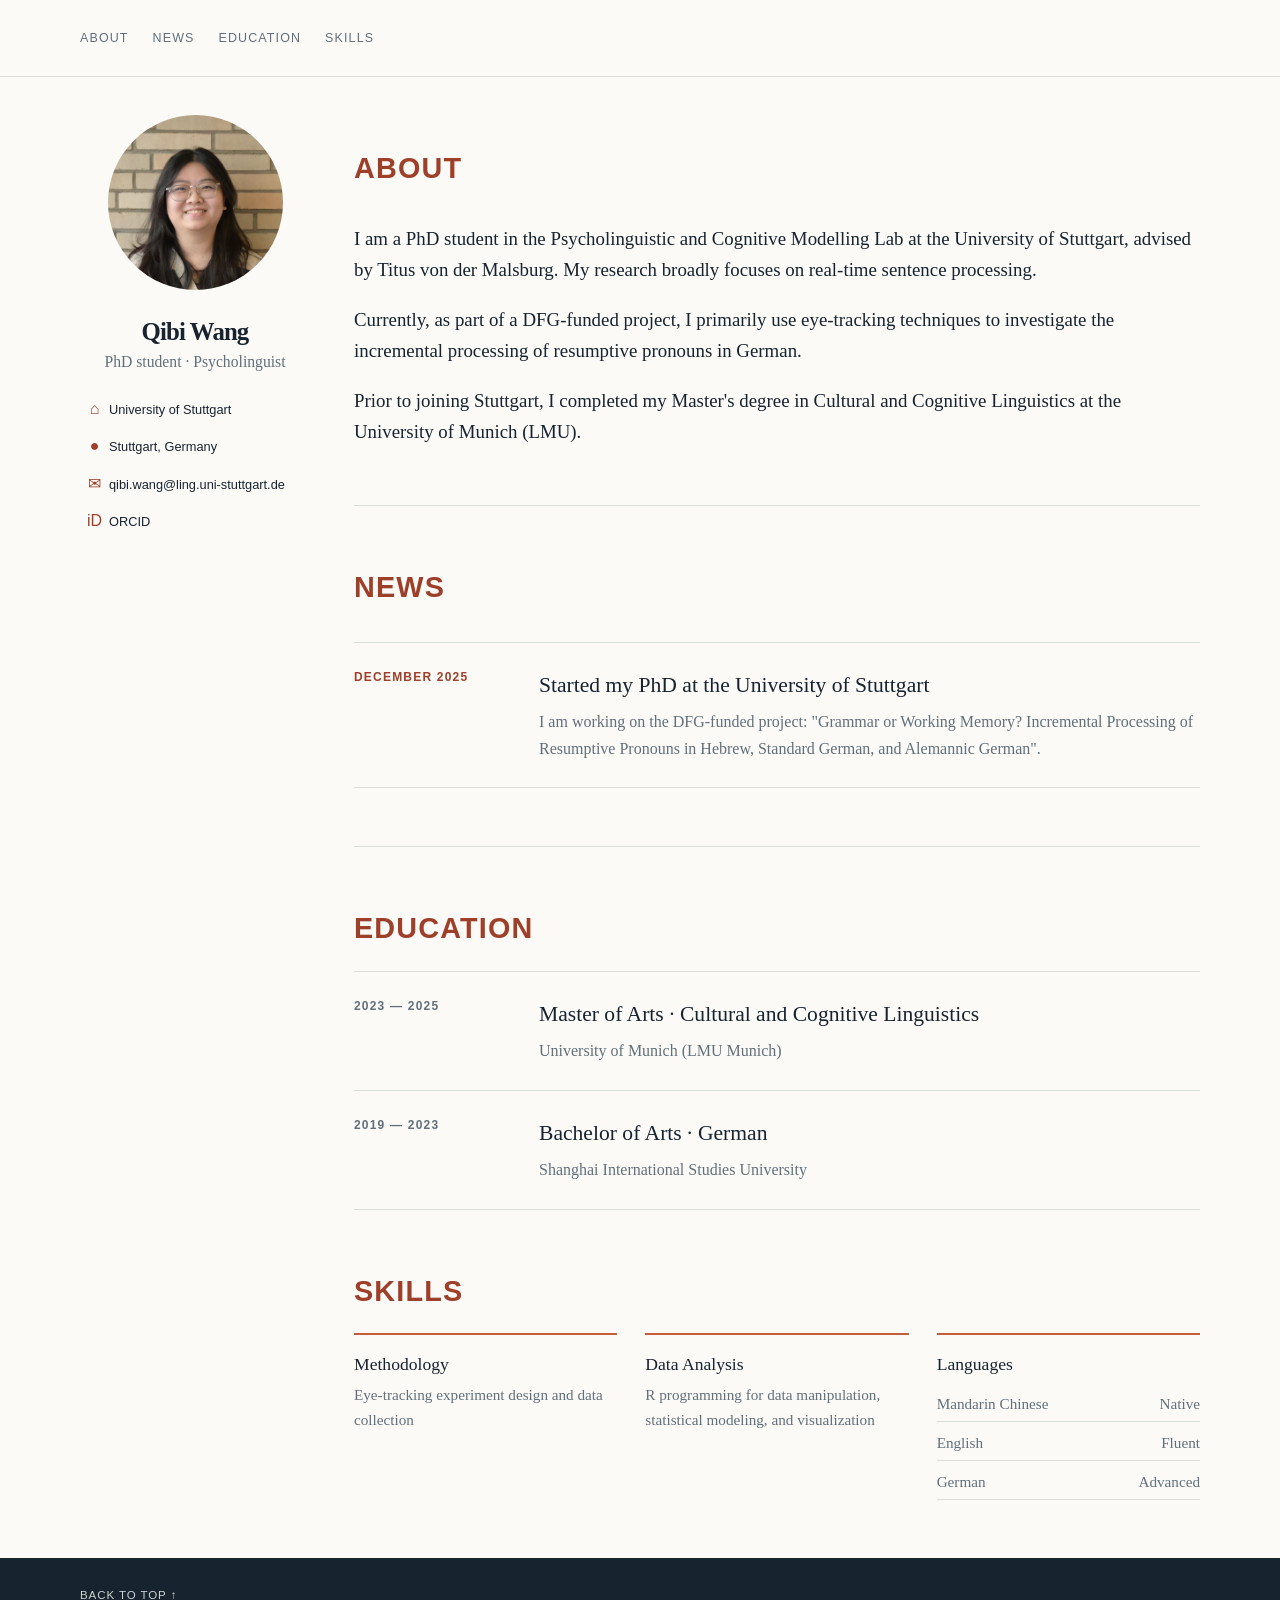
<file: index.html>
<!DOCTYPE html>
<html lang="en">
<head>
    <meta charset="UTF-8">
    <meta name="viewport" content="width=device-width, initial-scale=1.0">
    <meta name="description" content="Qibi Wang's academic profile and research portfolio.">
    <title>Qibi Wang | Academic Profile</title>
    <style>
        :root {
            --ink: #17232e;
            --muted: #61707a;
            --paper: #fbfaf7;
            --surface: #f1f3f0;
            --line: #d8dfda;
            --accent: #c75c3b;
            --accent-dark: #9e3f2a;
            --max-width: 1120px;
        }

        * { box-sizing: border-box; }
        html { scroll-behavior: smooth; background: var(--paper); }
        body { margin: 0; color: var(--ink); background: var(--paper); font-family: Georgia, 'Times New Roman', serif; line-height: 1.65; }
        a { color: inherit; }
        .page-shell { width: min(calc(100% - 48px), var(--max-width)); margin: 0 auto; }
        .site-header { border-bottom: 1px solid var(--line); }
        .header-inner { min-height: 76px; display: flex; align-items: center; justify-content: space-between; gap: 32px; }
        .site-nav { display: flex; flex-wrap: wrap; justify-content: flex-end; gap: 24px; font-family: Arial, sans-serif; font-size: .78rem; letter-spacing: .09em; text-transform: uppercase; }
        .site-nav a { color: var(--muted); text-decoration: none; }
        .site-nav a:hover, .site-nav a:focus { color: var(--accent-dark); }
        .site-layout { width: min(calc(100% - 48px), var(--max-width)); display: grid; grid-template-columns: 230px minmax(0, 1fr); gap: 44px; margin: 0 auto; }
        .intro { padding: 38px 0 60px; text-align: left; position: sticky; top: 76px; align-self: start; }
        .eyebrow, .section-label { margin: 0 0 15px; color: var(--accent-dark); font-family: Arial, sans-serif; font-size: .72rem; font-weight: bold; letter-spacing: .16em; text-transform: uppercase; }
        h1, h2, h3, p { margin-top: 0; }
        h1 { margin-bottom: 3px; color: var(--ink); font-size: 1.55rem; font-weight: bold; letter-spacing: -.035em; line-height: 1.15; }
        .intro h1 { text-align: center; }
        .intro .eyebrow { display: none; }
        .intro-lede { margin-bottom: 23px; color: var(--muted); font-size: .98rem; line-height: 1.5; text-align: center; }
        .intro-links { display: grid; gap: 11px; max-width: 300px; text-align: left; font-family: Arial, sans-serif; font-size: .8rem; }
        .intro-links a { color: var(--ink); text-decoration: none; }
        .intro-links a:hover, .intro-links a:focus { color: var(--accent-dark); }
        .profile-mark { width: 175px; height: 175px; display: grid; place-items: center; margin: 0 auto 28px; background: transparent; border: 0; border-radius: 50%; overflow: hidden; position: relative; }
        .profile-photo { width: 110%; height: 110%; display: block; object-fit: cover; object-position: 15% 50%; transform: translateY(-10px); }
        .profile-caption { display: none; }
        .profile-icon { display: inline-block; width: 29px; color: var(--accent-dark); font-size: 1rem; text-align: center; }
        .content-column { min-width: 0; }
        .section { padding: 58px 0; border-top: 1px solid var(--line); }
        .content-column .section:first-child { border-top: 0; padding-top: 68px; }
        .content-column .page-shell { width: auto; }
        .section-heading { margin-bottom: 30px; }
        .content-column .section-label { margin-bottom: 18px; font-size: 1.8rem; letter-spacing: .04em; }
        .section-heading .section-label { margin-bottom: 0; }
        h2 { margin-bottom: 0; font-size: clamp(2rem, 4vw, 3.4rem); font-weight: normal; letter-spacing: -.045em; line-height: 1.05; }
        .about-copy { width: 100%; max-width: none; font-size: 1.18rem; }
        .about-copy p:last-child { margin-bottom: 0; }
        .news-list, .timeline-list { border-top: 1px solid var(--line); }
        .news-item, .timeline-item { display: grid; grid-template-columns: 150px 1fr; gap: 35px; padding: 25px 0; border-bottom: 1px solid var(--line); }
        .date { color: var(--accent-dark); font-family: Arial, sans-serif; font-size: .75rem; font-weight: bold; letter-spacing: .1em; text-transform: uppercase; }
        .news-item h3, .timeline-item h3 { margin-bottom: 6px; font-size: 1.35rem; font-weight: normal; }
        .news-item p, .timeline-item p { max-width: 700px; margin-bottom: 0; color: var(--muted); }
        .details-grid { display: grid; grid-template-columns: 1fr; gap: 58px; }
        .skill-groups { display: grid; grid-template-columns: repeat(3, 1fr); gap: 28px; }
        .skill-group { padding-top: 15px; border-top: 2px solid var(--accent); }
        .skill-group h3 { margin-bottom: 3px; font-size: 1.1rem; font-weight: normal; }
        .skill-group p { margin-bottom: 0; color: var(--muted); font-size: .95rem; }
        .language-list { display: grid; gap: 8px; margin-top: 12px; }
        .language-row { display: flex; justify-content: space-between; gap: 14px; border-bottom: 1px solid var(--line); padding-bottom: 5px; color: var(--muted); font-size: .95rem; }
        .language-row span:last-child { color: inherit; font-family: inherit; font-size: inherit; font-weight: normal; letter-spacing: normal; text-transform: none; text-align: right; }
        footer { padding: 28px 0; background: var(--ink); color: #cbd2d0; font-family: Arial, sans-serif; font-size: .72rem; letter-spacing: .08em; text-transform: uppercase; }
        .footer-inner { display: flex; justify-content: space-between; gap: 24px; }

        @media (max-width: 760px) {
            .page-shell { width: min(calc(100% - 34px), var(--max-width)); }
            .site-layout { width: min(calc(100% - 34px), var(--max-width)); display: block; }
            .header-inner { align-items: flex-start; flex-direction: column; padding: 20px 0; gap: 15px; }
            .site-nav { justify-content: flex-start; gap: 12px 18px; }
            .intro { padding: 64px 0 72px; text-align: center; position: static; }
            .profile-mark { width: 175px; height: 175px; margin: 0 auto 40px; }
            .intro-links { margin: 0 auto; }
            .section { padding: 62px 0; }
            .section-heading { grid-template-columns: 1fr; gap: 12px; margin-bottom: 28px; }
            .news-item, .timeline-item { grid-template-columns: 1fr; gap: 5px; padding: 20px 0; }
            .details-grid { grid-template-columns: 1fr; gap: 58px; }
            .skill-groups { grid-template-columns: 1fr; gap: 22px; }
            .footer-inner { align-items: flex-start; flex-direction: column; gap: 5px; }
        }
    </style>
</head>
<body>
    <header class="site-header">
        <div class="page-shell header-inner">
            <nav class="site-nav" aria-label="Main navigation">
                <a href="#about">About</a>
                <a href="#news">News</a>
                <a href="#education">Education</a>
                <a href="#skills">Skills</a>
            </nav>
        </div>
    </header>

    <main id="top">
    <div class="site-layout">
        <aside class="intro" aria-labelledby="intro-title">
            <div class="profile-mark" aria-label="Portrait of Qibi Wang">
                <img class="profile-photo" src="Portrait.JPG" alt="Portrait of Qibi Wang">
            </div>

            <h1 id="intro-title">Qibi Wang</h1>
            <p class="intro-lede">PhD student · Psycholinguist</p>
            <div class="intro-links">
                <a href="https://www.uni-stuttgart.de/" target="_blank" rel="noopener noreferrer"><span class="profile-icon" aria-hidden="true">⌂</span>University of Stuttgart</a>
                <span><span class="profile-icon" aria-hidden="true">●</span>Stuttgart, Germany</span>
                <a href="mailto:qibi.wang@ling.uni-stuttgart.de"><span class="profile-icon" aria-hidden="true">✉</span>qibi.wang@ling.uni-stuttgart.de</a>
                <a href="https://orcid.org/0009-0009-3322-3706" target="_blank" rel="noopener noreferrer"><span class="profile-icon" aria-hidden="true">iD</span>ORCID</a>
            </div>
        </aside>

        <div class="content-column">
        <section class="section" id="about">
            <div class="page-shell">
                <div class="section-heading"><p class="section-label">ABOUT</p></div>
                <div class="about-copy">
                    <p>I am a PhD student in the Psycholinguistic and Cognitive Modelling Lab at the University of Stuttgart, advised by Titus von der Malsburg. My research broadly focuses on real-time sentence processing.</p>
                    <p>Currently, as part of a DFG-funded project, I primarily use eye-tracking techniques to investigate the incremental processing of resumptive pronouns in German.</p>
                    <p>Prior to joining Stuttgart, I completed my Master's degree in Cultural and Cognitive Linguistics at the University of Munich (LMU).</p>
                </div>
            </div>
        </section>

        <section class="section" id="news">
            <div class="page-shell">
                <div class="section-heading"><p class="section-label">NEWS</p></div>
                <div class="news-list">
                    <article class="news-item"><time class="date" datetime="2025-12">December 2025</time><div><h3>Started my PhD at the University of Stuttgart</h3><p>I am working on the DFG-funded project: "Grammar or Working Memory? Incremental Processing of Resumptive Pronouns in Hebrew, Standard German, and Alemannic German".</p></div></article>
                </div>
            </div>
        </section>

        <section class="section" id="education">
            <div class="page-shell details-grid">
                <div>
                    <p class="section-label">EDUCATION</p>
                    <div class="timeline-list">
                        <article class="timeline-item"><p class="date">2023 — 2025</p><div><h3>Master of Arts · Cultural and Cognitive Linguistics</h3><p>University of Munich (LMU Munich)</p></div></article>
                        <article class="timeline-item"><p class="date">2019 — 2023</p><div><h3>Bachelor of Arts · German</h3><p>Shanghai International Studies University</p></div></article>
                    </div>
                </div>
                <div id="skills">
                    <p class="section-label">SKILLS</p>
                    <div class="skill-groups">
                        <div class="skill-group"><h3>Methodology</h3><p>Eye-tracking experiment design and data collection</p></div>
                        <div class="skill-group"><h3>Data Analysis</h3><p>R programming for data manipulation, statistical modeling, and visualization</p></div>
                        <div class="skill-group"><h3>Languages</h3><div class="language-list"><div class="language-row"><span>Mandarin Chinese</span><span>Native</span></div><div class="language-row"><span>English</span><span>Fluent</span></div><div class="language-row"><span>German</span><span>Advanced</span></div></div></div>
                    </div>
                </div>
            </div>
        </section>

        </div>
    </div>
    </main>

    <footer><div class="page-shell footer-inner"><a href="#top">Back to top ↑</a></div></footer>
</body>
</html>
</file>
